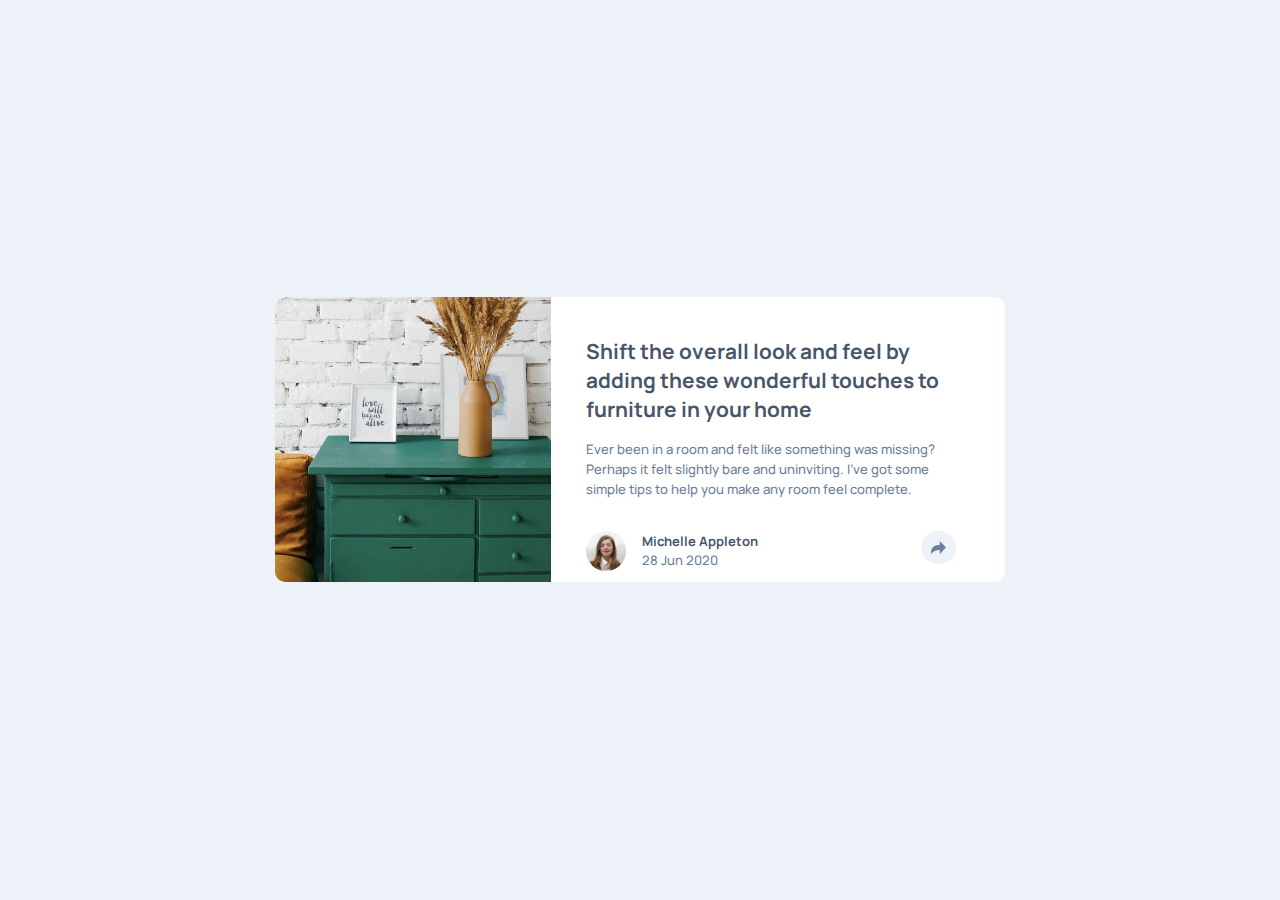
<file: index.html>
<!DOCTYPE html>
<html lang="en">
    <head>
        <meta charset="UTF-8">
        <meta name="viewport" content="width=device-width, initial-scale=1.0">

        <link rel="icon" type="image/png" sizes="32x32" href="./images/favicon-32x32.png">
        <link rel="stylesheet" href="./bootstrap-5.0.2-dist/css/bootstrap.min.css">
        <link rel="stylesheet" href="./styles/styles.css">
        <script src="./bootstrap-5.0.2-dist/js/bootstrap.bundle.min.js"></script>        
        <style>
            body {
                font-family: 'Manrope', 'sans-serif';
                font-size: 13px;
                color: hsl(214, 17%, 51%);
                margin: 0;
                padding: 0;
                background-color: hsl(210, 46%, 95%);
            }            
            main {
                position: relative;
                margin: 11% auto;
                padding: 0;
                width: 330px;
            }
            #main-container {
                overflow: hidden;
                padding: 0;
                border-radius: 10px;
                background-color: white;
            }
            .img-wrapper {
                height: 235px;
            }
            .copy-wrapper {
                padding: 40px 35px 0px 35px;
            }
            .copy-heading {
                font-size: 1.2em;
                color: hsl(217, 19%, 35%);
            }
            #share-footer {
                display: none;
            }
            #footer {
                align-items: center;
                padding: 25px 35px;
                height: 65px;
            }
            #share-bubble {
                display: none;
            }
            #bubble-arrow {
                display: none;
            }
            #share-button {
                padding: 10px;
                overflow: hidden;
            }
            .share-button-active {
                filter: brightness(3);
            }
            .share-button-container {
                background-color: hsl(210, 46%, 95%);
            }
            .share-button-container-active {
                background-color: hsl(214, 17%, 51%);
            }
        </style>
        <style media="(min-width: 768px)">
            .img-wrapper {
                width: 288px;
                height: 285px;
            }            
            main {
                margin: 33vh auto;
                padding: 0;
                width: 730px;
                height: 285px;
            }
            .copy-heading {
                font-size: 1.6em;
            }
            .body-wrapper {
                padding: 0;
            }
            #footer {
                position: relative;
                padding-top: 0px;
                align-items: flex-start;
                height: 35px;
            }
            #share-bubble {
                position: absolute;
                justify-content: space-between;
                align-items: center;
                padding: 20px 40px;
                background-color: hsl(217, 19%, 35%);
                border-radius: 10px;
                width: 250px;
                height: 55px;
                bottom: 86px;
                right: -60px;
            }
            #bubble-arrow {
                position: absolute;
                border: 15px solid transparent;
                border-top: 15px solid hsl(217, 19%, 35%);
                bottom: 56px;
                right: 55px;
            }
        </style>

        <title>Frontend Mentor | Article preview component</title>

    </head>
    <body>
        <main>
            <div id="main-container">
                <div class="row">
                    <div class="img-wrapper col-12 col-md-5 p-0">
                        <img src="./images/drawers.jpg" alt="drawers" class="w-100 h-100"
                            style="object-fit: cover; object-position: left top;">
                    </div><!--
                --><div class="body-wrapper col-12 col-md-7">
                        <div class="copy-wrapper">
                            <h5 class="copy-heading fw-bold pb-2" style="line-height: 1.4em;">
                                Shift the overall look and feel by adding these wonderful 
                                touches to furniture in your home
                            </h5>
                            <p class="pb-3" style="font-size: 1.01em;">
                                Ever been in a room and felt like something was missing? Perhaps 
                                it felt slightly bare and uninviting. I’ve got some simple tips 
                                to help you make any room feel complete.
                            </p>
                        </div>
                        <div id="footer" class="d-flex">

                            <div id="info-footer" class="d-flex" style="align-items: center;">
                                <img src="./images/avatar-michelle.jpg" alt="avatar" class="rounded-circle"
                                    style="height: 40px;">
                                <div class="ms-3">
                                    <div class="fw-bold" style="color: hsl(217, 19%, 35%);">Michelle Appleton</div>
                                    <div>28 Jun 2020</div>
                                </div>
                            </div>
                            <div id="share-footer" style="align-items: center; width: 170px;">
                                <span class=""
                                    style="letter-spacing: 4px; color: hsl(212, 23%, 69%);" >
                                    SHARE
                                </span>
                                <img src="./images/icon-facebook.svg" alt="facebook share icon">
                                <img src="./images/icon-twitter.svg" alt="twitter share icon">
                                <img src="./images/icon-pinterest.svg" alt="pinterest share icon">
                            </div>                            
                            
                            <div id="share-button-container" class="ms-auto rounded-circle share-button-container">
                                <img src="./images/icon-share.svg" alt="share icon"
                                    id="share-button" >
                            </div>
                        </div>   
                    </div>
                </div>
            </div>
            <div id="share-bubble" class="shadow">
                <span style="letter-spacing: 4px; color: hsl(212, 23%, 69%);" >
                    SHARE
                </span>
                <img src="./images/icon-facebook.svg" alt="facebook share icon">
                <img src="./images/icon-twitter.svg" alt="twitter share icon">
                <img src="./images/icon-pinterest.svg" alt="pinterest share icon">
            </div>
            <div id="bubble-arrow"></div>
        </main>        
        <!-- <footer>
            <p class="attribution px-4 bg-light">
            Challenge by <a href="https://www.frontendmentor.io?ref=challenge" target="_blank">Frontend Mentor</a>. 
            Coded by <em><a href="#">gusfoca</a></em>.
            </p>
        </footer> -->
        <script>
            let activeState = false;
            const activateEvent = () => {
                document.getElementById("share-bubble").style.display = "none";
                document.getElementById("bubble-arrow").style.display = "none";
                document.getElementById("share-footer").className = "d-none";
                document.getElementById("info-footer").className = "d-flex";   
                document.getElementById("footer").style.backgroundColor = "white";
                document.getElementById("share-button").classList.toggle("share-button-active");
                document.getElementById("share-button-container").classList.toggle("share-button-container-active");
                if(!activeState) {
                    if(window.outerWidth < 768) {
                        document.getElementById("info-footer").className = "d-none";
                        document.getElementById("share-footer").className = "d-flex justify-content-between";
                        document.getElementById("footer").style.backgroundColor = "hsl(217, 19%, 35%)";
                    } else {
                        document.getElementById("share-bubble").style.display = "flex";
                        document.getElementById("bubble-arrow").style.display = "block";
                    }
                }
                activeState = !activeState;
            };
            window.onresize = () => { console.log('res'); activateEvent(); activateEvent(); };
            document.getElementById("share-button").onclick = activateEvent;
        </script>
    </body>
</html>
</file>
<file: styles/styles.css>
@font-face {
    font-family: 'Manrope';
    src: url('../fonts/Manrope-Bold.eot?#iefix') format('embedded-opentype'),  
        url('../fonts/Manrope-Bold.woff') format('woff'),
        url('../fonts/Manrope-Bold.svg#Manrope-Bold') format('svg');
    font-weight: 700;
    font-style: normal;
}

@font-face {
    font-family: 'Manrope';
    src: url('../fonts/Manrope-Medium.eot?#iefix') format('embedded-opentype'),
            url('../fonts/Manrope-Medium.woff') format('woff'),
            url('../fonts/Manrope-Medium.svg#Manrope-Medium') format('svg');
    font-weight: 500;
    font-style: normal;
}
</file>
